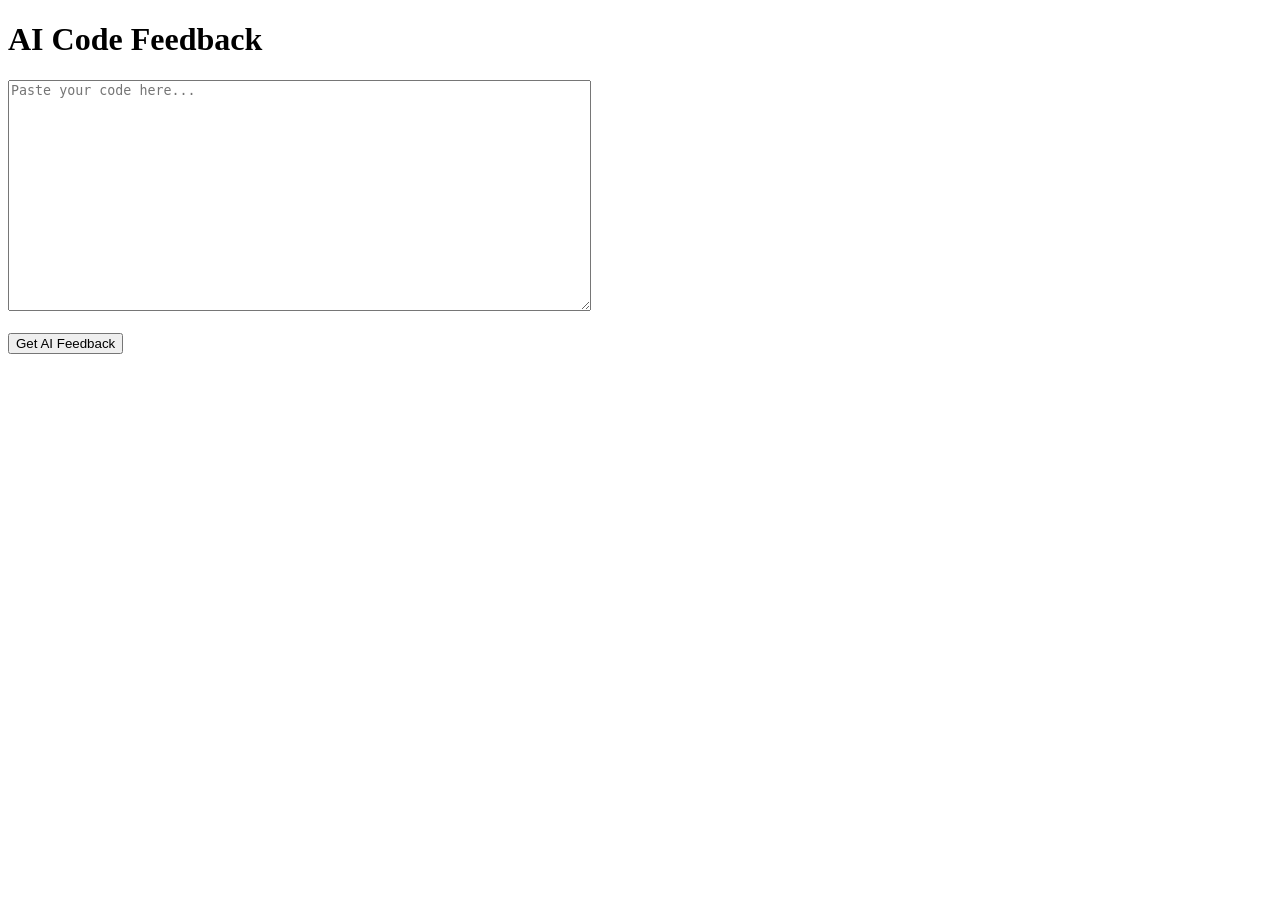
<file: templates/ai.html>
<!DOCTYPE html>
<html lang="en">
<head>
    <meta charset="UTF-8">
    <meta name="viewport" content="width=device-width, initial-scale=1.0">
    <title>AI Feedback - CodePrep AI</title>
</head>
<body>

    <h1>AI Code Feedback</h1>

    <form>
        <textarea placeholder="Paste your code here..." rows="15" cols="70"></textarea>
        <br><br>
        <button type="submit">Get AI Feedback</button>
    </form>

</body>
</html>
</file>
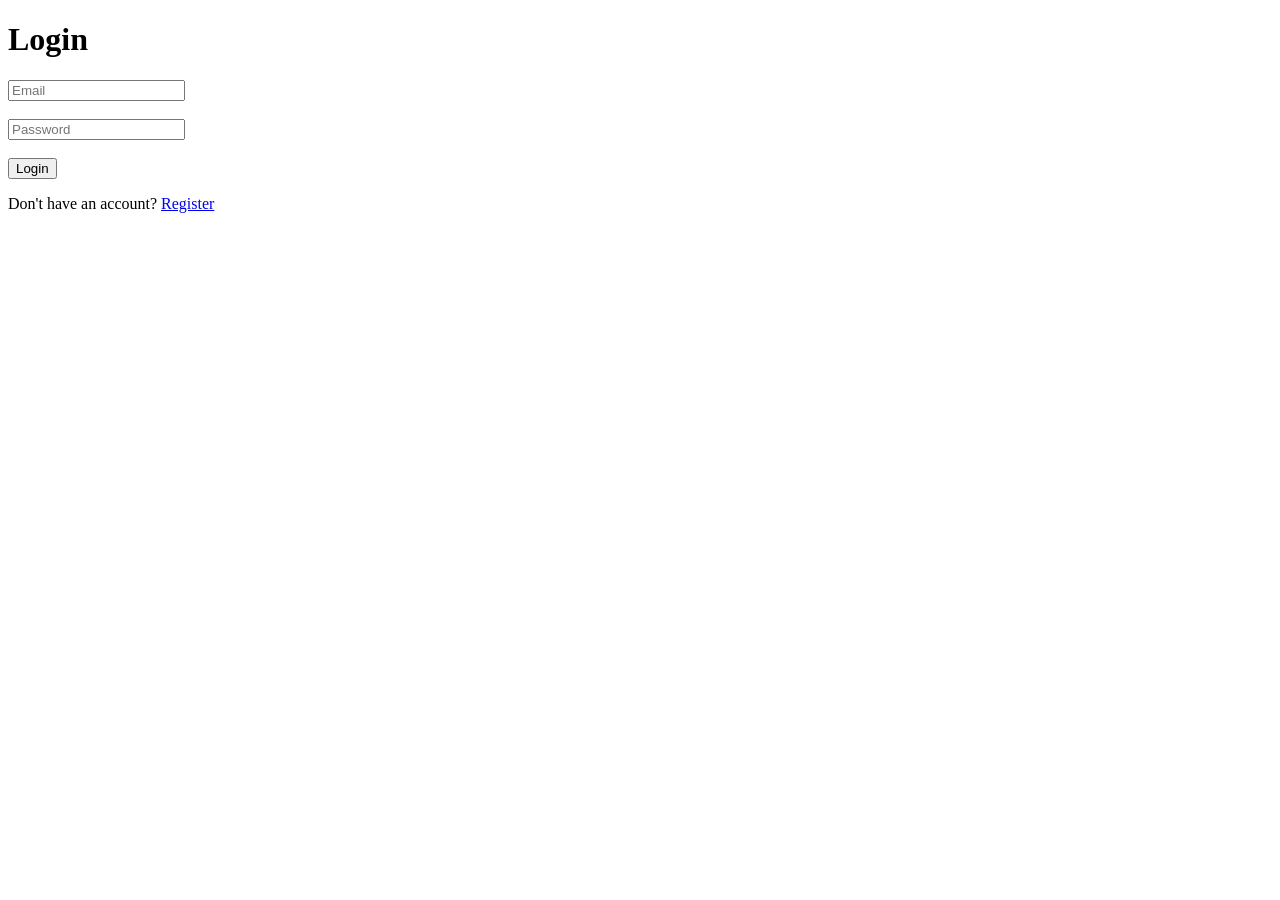
<file: templates/login.html>
<!DOCTYPE html>
<html>
<head>
    <title>Login - CodePrep AI</title>
</head>

<body>

    <h1>Login</h1>

    <form>
        <input type="email" placeholder="Email" required>
        <br><br>

        <input type="password" placeholder="Password" required>
        <br><br>

        <button type="submit">Login</button>
    </form>

    <p>
        Don't have an account?
        <a href="/register">Register</a>
    </p>

</body>
</html>
</file>
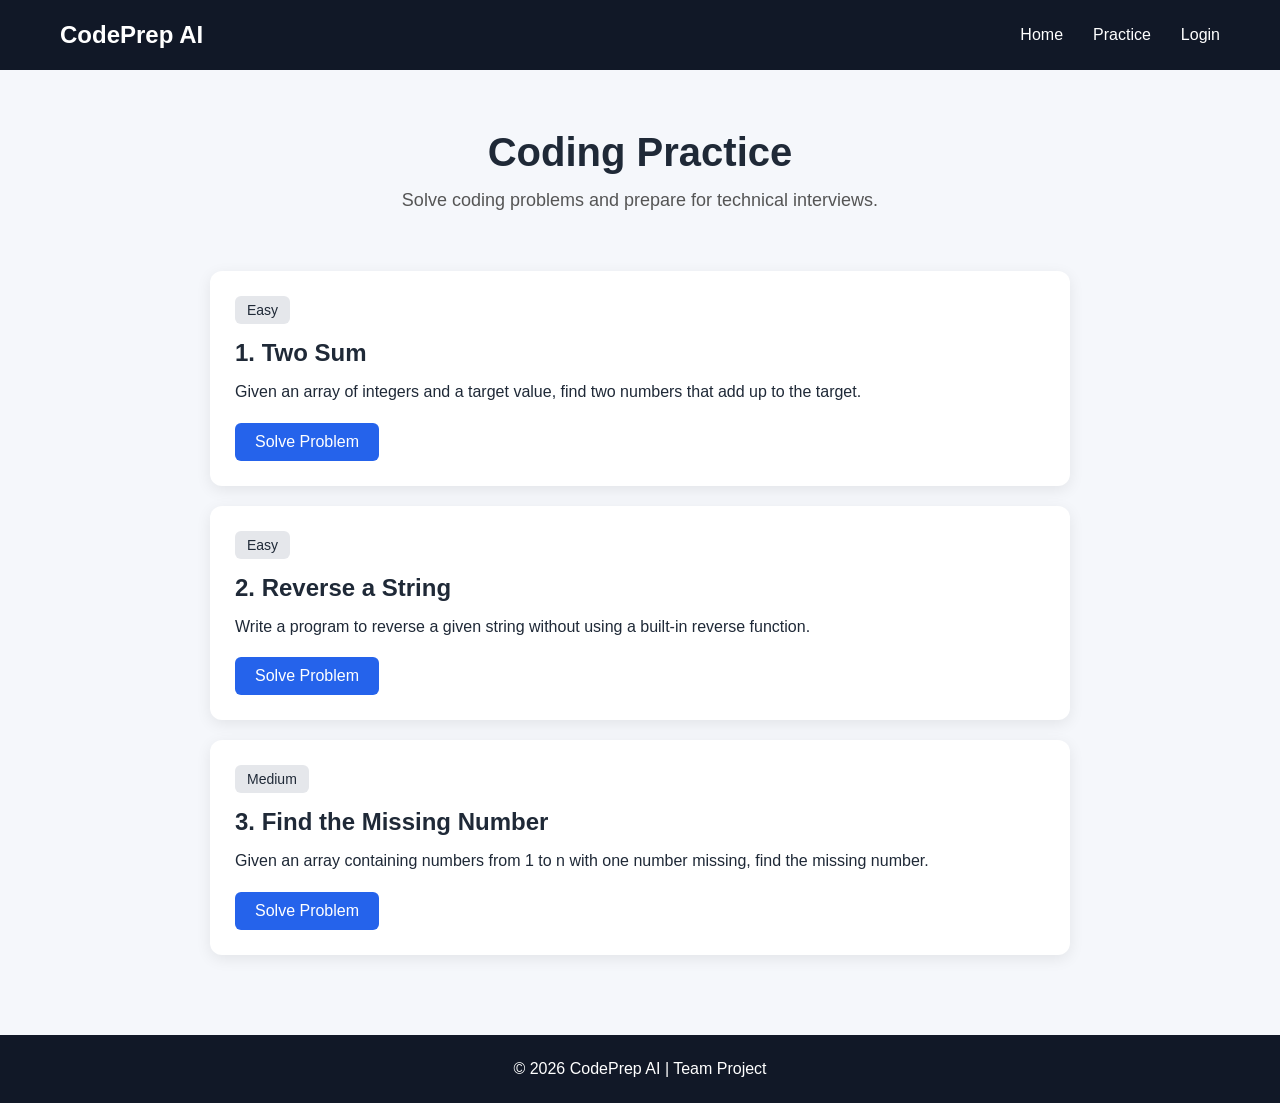
<file: templates/practice.html>
<!DOCTYPE html>
<html lang="en">

<head>
    <meta charset="UTF-8">
    <meta name="viewport" content="width=device-width, initial-scale=1.0">

    <title>Coding Practice | CodePrep AI</title>

    <style>
        * {
            box-sizing: border-box;
            margin: 0;
            padding: 0;
        }

        body {
            font-family: Arial, sans-serif;
            background: #f5f7fb;
            color: #1f2937;
        }

        nav {
            height: 70px;
            background: #111827;
            display: flex;
            align-items: center;
            justify-content: space-between;
            padding: 0 60px;
        }

        .logo {
            color: white;
            font-size: 24px;
            font-weight: bold;
        }

        .nav-links {
            display: flex;
            gap: 30px;
        }

        .nav-links a {
            color: white;
            text-decoration: none;
        }

        .practice-header {
            text-align: center;
            padding: 60px 20px 30px;
        }

        .practice-header h1 {
            font-size: 40px;
            margin-bottom: 15px;
        }

        .practice-header p {
            font-size: 18px;
            color: #555;
        }

        .problems {
            max-width: 900px;
            margin: 30px auto 80px;
            padding: 0 20px;
        }

        .problem-card {
            background: white;
            padding: 25px;
            margin-bottom: 20px;
            border-radius: 12px;
            box-shadow: 0 4px 15px rgba(0, 0, 0, 0.08);
        }

        .problem-card h2 {
            margin-bottom: 12px;
        }

        .difficulty {
            display: inline-block;
            margin-bottom: 15px;
            padding: 6px 12px;
            border-radius: 6px;
            background: #e5e7eb;
            font-size: 14px;
        }

        .problem-card p {
            line-height: 1.6;
            margin-bottom: 18px;
        }

        .solve-button {
            display: inline-block;
            padding: 10px 20px;
            background: #2563eb;
            color: white;
            text-decoration: none;
            border-radius: 6px;
        }

        .solve-button:hover {
            background: #1d4ed8;
        }

        footer {
            text-align: center;
            background: #111827;
            color: white;
            padding: 25px;
        }
    </style>
</head>

<body>

    <nav>
        <div class="logo">
            CodePrep AI
        </div>

        <div class="nav-links">
            <a href="/">Home</a>
            <a href="/practice">Practice</a>
            <a href="#">Login</a>
        </div>
    </nav>

    <section class="practice-header">

        <h1>Coding Practice</h1>

        <p>
            Solve coding problems and prepare for technical interviews.
        </p>

    </section>

    <section class="problems">

        <div class="problem-card">

            <span class="difficulty">
                Easy
            </span>

            <h2>1. Two Sum</h2>

            <p>
                Given an array of integers and a target value,
                find two numbers that add up to the target.
            </p>

            <a href="#" class="solve-button">
                Solve Problem
            </a>

        </div>

        <div class="problem-card">

            <span class="difficulty">
                Easy
            </span>

            <h2>2. Reverse a String</h2>

            <p>
                Write a program to reverse a given string
                without using a built-in reverse function.
            </p>

            <a href="#" class="solve-button">
                Solve Problem
            </a>

        </div>

        <div class="problem-card">

            <span class="difficulty">
                Medium
            </span>

            <h2>3. Find the Missing Number</h2>

            <p>
                Given an array containing numbers from 1 to n
                with one number missing, find the missing number.
            </p>

            <a href="#" class="solve-button">
                Solve Problem
            </a>

        </div>

    </section>

    <footer>

        <p>
            © 2026 CodePrep AI | Team Project
        </p>

    </footer>

</body>

</html>
</file>
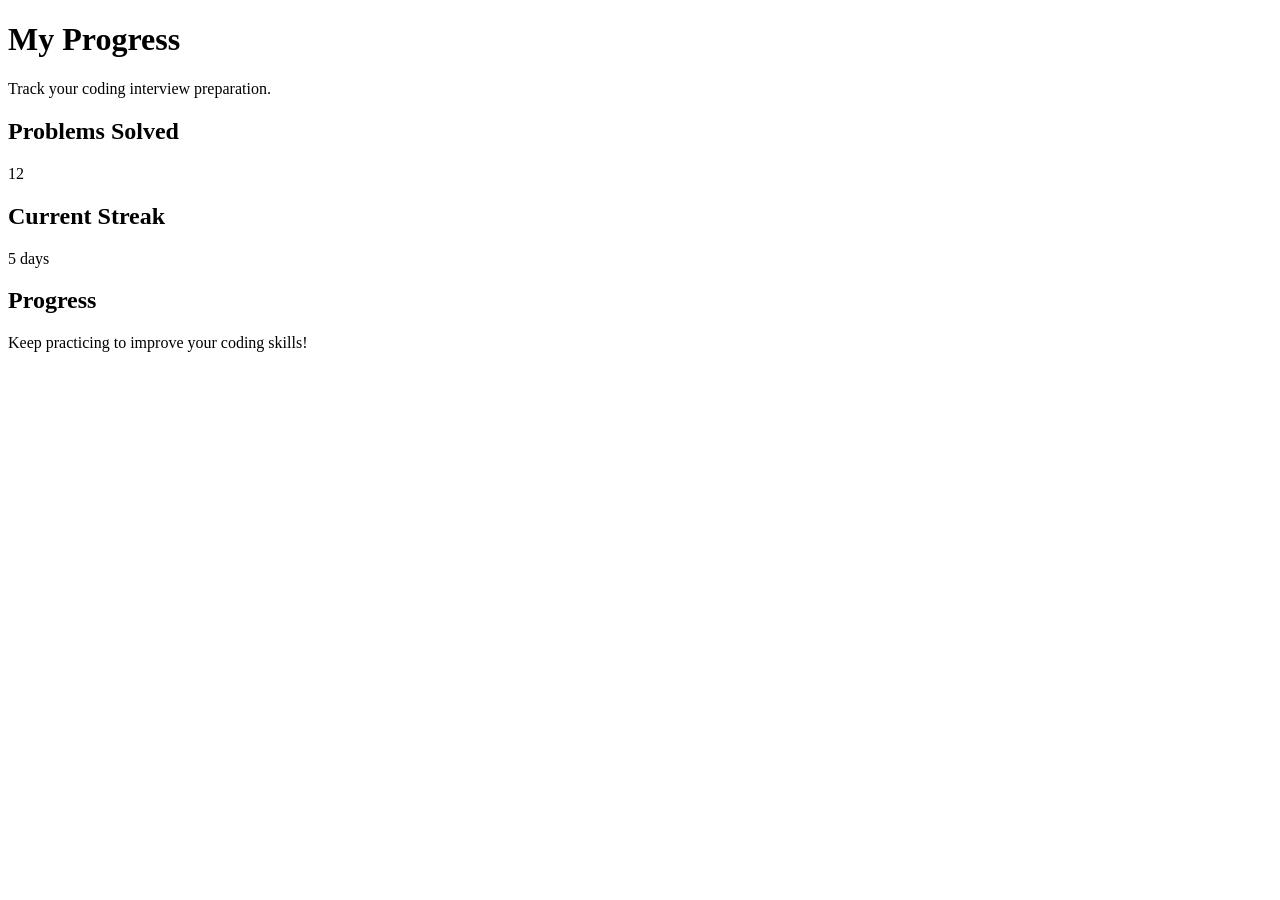
<file: templates/progress.html>
<!DOCTYPE html>
<html lang="en">
<head>
    <meta charset="UTF-8">
    <meta name="viewport" content="width=device-width, initial-scale=1.0">
    <title>Progress - CodePrep AI</title>
</head>
<body>

    <h1>My Progress</h1>

    <p>Track your coding interview preparation.</p>

    <h2>Problems Solved</h2>
    <p>12</p>

    <h2>Current Streak</h2>
    <p>5 days</p>

    <h2>Progress</h2>
    <p>Keep practicing to improve your coding skills!</p>

</body>
</html>
</file>
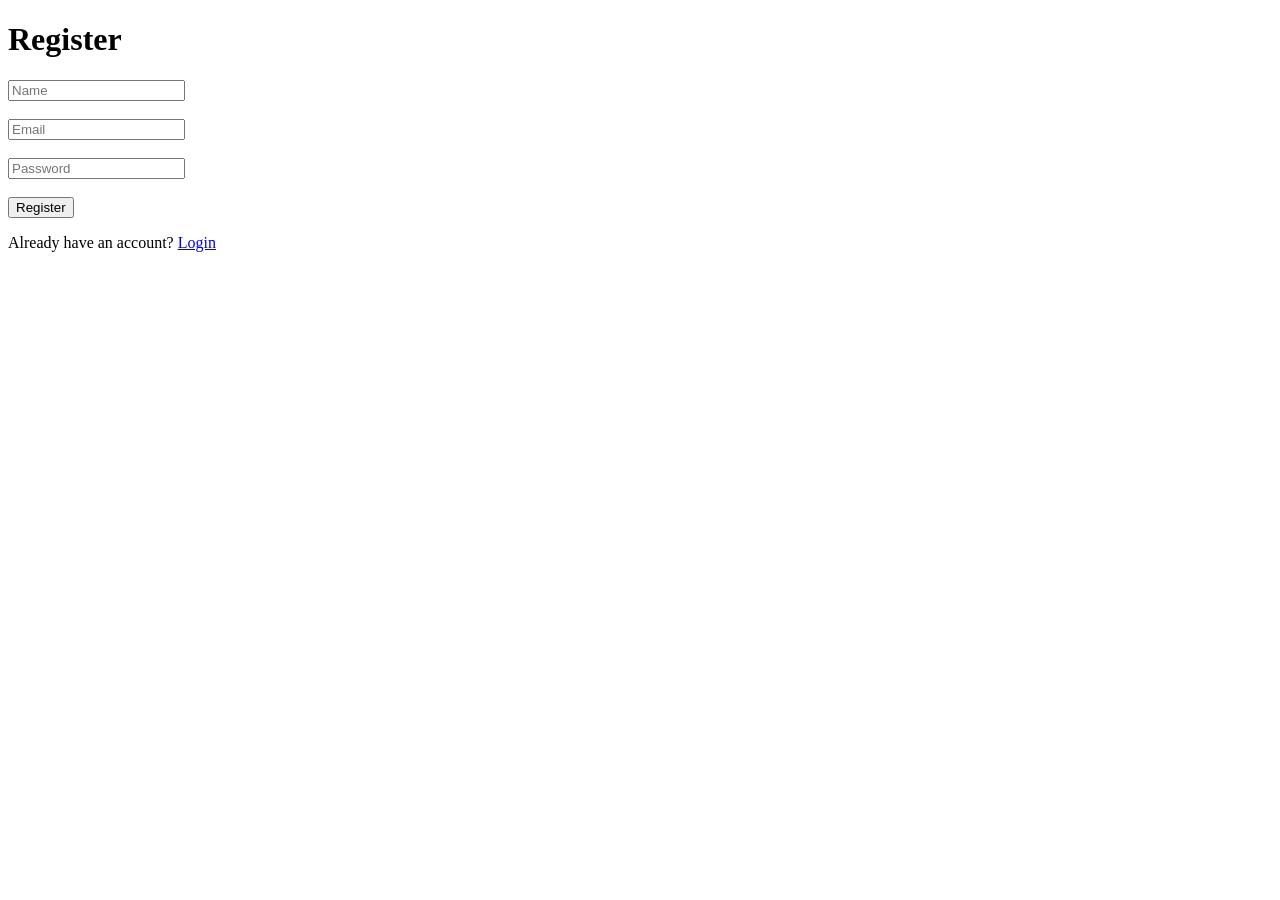
<file: templates/register.html>
<!DOCTYPE html>
<html>
<head>
    <title>Register - CodePrep AI</title>
</head>

<body>

    <h1>Register</h1>

    <form>
        <input type="text" placeholder="Name" required>
        <br><br>

        <input type="email" placeholder="Email" required>
        <br><br>

        <input type="password" placeholder="Password" required>
        <br><br>

        <button type="submit">Register</button>
    </form>

    <p>
        Already have an account?
        <a href="/login">Login</a>
    </p>

</body>
</html>
</file>
